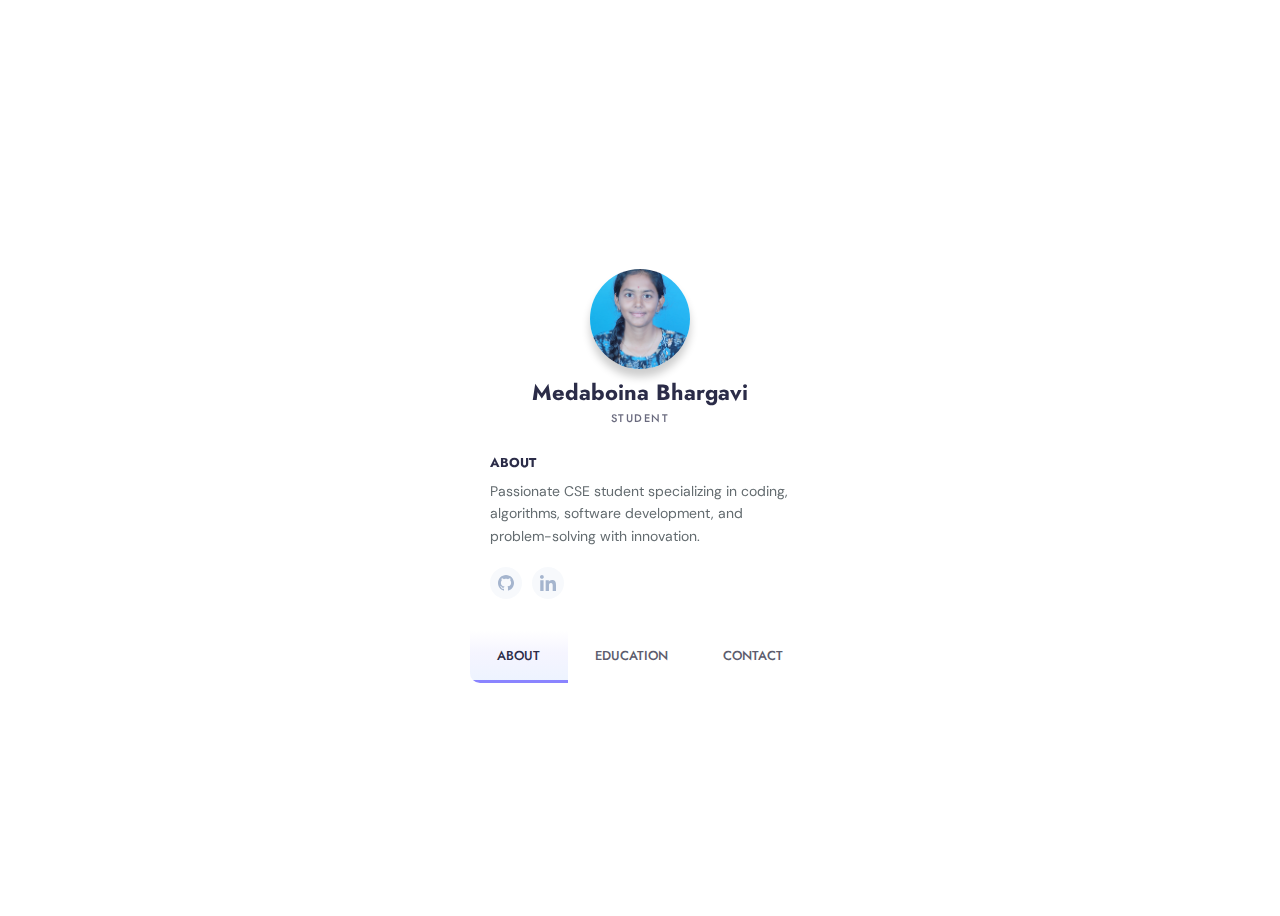
<file: index.html>
<!DOCTYPE html>
<html lang="en">
  <head>
    <title>Profile Card</title>
    <meta charset="UTF-8" />
    <meta name="viewport" content="width=device-width" />
    <link rel="stylesheet" href="style.css" />
    <link rel="stylesheet" href="style.css">
<script src="bg.js"></script>


  </head>
  <body>
  <div class="card" data-state="#about">
  <div class="card-header">
    <div class="card-cover" style="background-image: url('https://images.unsplash.com/photo-1549068106-b024baf5062d?ixlib=rb-1.2.1&ixid=eyJhcHBfaWQiOjEyMDd9&auto=format&fit=crop&w=934&q=80')"></div>
    <img class="card-avatar" src="profile org.jpg" alt="avatar" />
    <h1 class="card-fullname">Medaboina Bhargavi</h1>
    <h2 class="card-jobtitle">Student</h2>
  </div>
  <div class="card-main">
    <div class="card-section is-active" id="about">
      <div class="card-content">
        <div class="card-subtitle">ABOUT</div>
        <p class="card-desc">Passionate CSE student specializing in coding, algorithms, software development, and problem-solving with innovation.        </p>
      </div>
      <div class="card-social">
        <a href="https://github.com/MBhargavi18"><svg viewBox="0 0 1024 1024" xmlns="http://www.w3.org/2000/svg" width="64" height="64">
  <path d="M512 0C229.232 0 0 229.232 0 512c0 226.536 146.75 418.744 350.332 486.116 25.6 4.744 34.9-11.112 34.9-24.712 0-12.168-.484-52.556-.732-95.168-142.536 31.04-172.568-60.632-172.568-60.632-23.268-59.072-56.768-74.844-56.768-74.844-46.412-31.736 3.484-31.136 3.484-31.136 51.312 3.612 78.288 52.7 78.288 52.7 45.64 78.216 119.76 55.584 148.98 42.532 4.612-33.048 17.856-55.632 32.512-68.456-113.828-12.952-233.512-56.916-233.512-253.184 0-55.944 19.976-101.788 52.72-137.76-5.288-12.952-22.828-65.144 4.992-135.872 0 0 43.004-13.784 140.92 52.548 40.872-11.372 84.768-17.056 128.384-17.256 43.612.2 87.508 5.884 128.372 17.256 97.948-66.332 140.932-52.548 140.932-52.548 27.828 70.728 10.288 122.92 5.008 135.872 32.76 35.972 52.72 81.816 52.72 137.76 0 196.696-120.044 240.028-234.28 252.772 18.28 15.748 34.544 46.884 34.544 94.544 0 68.36-.604 123.48-.604 140.28 0 13.684 9.272 29.612 35.024 24.624C877.288 930.612 1024 738.536 1024 512 1024 229.232 794.768 0 512 0z"/>
</svg>
<a href="https://www.linkedin.com/in/medaboina-bhargavi-8810712a5/"><svg viewBox="0 0 24 24" xmlns="http://www.w3.org/2000"> <path d="M23.994 24v-.001H24v-8.802c0-4.306-.927-7.623-5.961-7.623-2.42 0-4.044 1.328-4.707 2.587h-.07V7.976H8.489v16.023h4.97v-7.934c0-2.089.396-4.109 2.983-4.109 2.549 0 2.587 2.384 2.587 4.243V24zM.396 7.977h4.976V24H.396zM2.882 0C1.291 0 0 1.291 0 2.882s1.291 2.909 2.882 2.909 2.882-1.318 2.882-2.909A2.884 2.884 0 002.882 0z" /></svg></a>
</div>
    </div>
  <div class="card-section" id="education">
  <div class="card-content">
    <div class="card-subtitle">EDUCATION</div>
    <div class="card-timeline">
      <div class="card-item" data-year="2020">
        <div class="card-item-title">School</div>
        <div class="card-item-desc">St. Anthony's High School</div>
      </div>
      <div class="card-item" data-year="2020 - 2023">
        <div class="card-item-title">Diploma</div>
        <div class="card-item-desc">Samskruti College of Engineering and Technology</div>
      </div>
      <div class="card-item" data-year="2023 - 2026">
        <div class="card-item-title">B.Tech</div>
        <div class="card-item-desc">Samskruti College of Engineering and Technology</div>
      </div>
    </div>
  </div>
</div>

    <div class="card-section" id="contact">
      <div class="card-content">
        <div class="card-subtitle">CONTACT</div>
        <div class="card-contact-wrapper">
          <div class="card-contact">
            <svg xmlns="http://www.w3.org/2000/svg" viewBox="0 0 24 24" fill="none" stroke="currentColor" stroke-width="2" stroke-linecap="round" stroke-linejoin="round">
              <path d="M21 10c0 7-9 13-9 13s-9-6-9-13a9 9 0 0118 0z" />
              <circle cx="12" cy="10" r="3" /></svg>
            HNO-5-4/7 GHATKESAR TELANGANA
          </div>
          <div class="card-contact">
            <svg xmlns="http://www.w3.org/2000/svg" viewbox="0 0 24 24" fill="none" stroke="currentColor" stroke-width="2" stroke-linecap="round" stroke-linejoin="round">
              <path d="M22 16.92v3a2 2 0 01-2.18 2 19.79 19.79 0 01-8.63-3.07 19.5 19.5 0 01-6-6 19.79 19.79 0 01-3.07-8.67A2 2 0 014.11 2h3a2 2 0 012 1.72 12.84 12.84 0 00.7 2.81 2 2 0 01-.45 2.11L8.09 9.91a16 16 0 006 6l1.27-1.27a2 2 0 012.11-.45 12.84 12.84 0 002.81.7A2 2 0 0122 16.92z" /></svg>--</div>
          <div class="card-contact">
            <svg xmlns="http://www.w3.org/2000/svg" viewBox="0 0 24 24" fill="none" stroke="currentColor" stroke-width="2" stroke-linecap="round" stroke-linejoin="round">
              <path d="M4 4h16c1.1 0 2 .9 2 2v12c0 1.1-.9 2-2 2H4c-1.1 0-2-.9-2-2V6c0-1.1.9-2 2-2z" />
              <path d="M22 6l-10 7L2 6" /></svg>
            medaboinabhargavi64@gmail.com
          </div>
          <button class="contact-me"> Connect</button>
        </div>
      </div>
    </div>
    <div class="card-buttons">
      <button data-section="#about" class="is-active">ABOUT</button>
      <button data-section="#education">EDUCATION</button>
      <button data-section="#contact">CONTACT</button>
    </div>
  </div>
</div>
    <script src="bg.js"></script>
  </body>
</html>
</file>
<file: style.css>
@import url("https://fonts.googleapis.com/css?family=DM+Sans:400,500|Jost:400,500,600&display=swap");
* {
  box-sizing: border-box;
}

body {
  color: #2b2c48;
  font-family: "Jost", sans-serif;
  background-image: url(https://images.unsplash.com/photo-1566738780863-f9608f88f3a9?ixlib=rb-1.2.1&ixid=eyJhcHBfaWQiOjEyMDd9&auto=format&fit=crop&w=2378&q=80);
  background-repeat: no-repeat;
  background-size: cover;
  background-position: center;
  background-attachment: fixed;
  min-height: 100vh;
  display: flex;
  flex-wrap: wrap;
  padding: 20px;
}

.card {
  max-width: 340px;
  margin: auto;
  overflow-y: auto;
  position: relative;
  z-index: 1;
  overflow-x: hidden;
  background-color: white;
  display: flex;
  transition: 0.3s;
  flex-direction: column;
  border-radius: 10px;
  box-shadow: 0 0 0 8px rgba(255, 255, 255, 0.2);
}

.card[data-state="#about"] {
  height: 450px;
}
.card[data-state="#about"] .card-main {
  padding-top: 0;
}

.card[data-state="#contact"] {
  height: 430px;
}

.card[data-state="#education"] {
  height: 550px;
}

.card.is-active .card-header {
  height: 80px;
}
.card.is-active .card-cover {
  height: 100px;
  top: -50px;
}
.card.is-active .card-avatar {
  transform: none;
  left: 20px;
  width: 50px;
  height: 50px;
  bottom: 10px;
}
.card.is-active .card-fullname,
.card.is-active .card-jobtitle {
  left: 86px;
  transform: none;
}
.card.is-active .card-fullname {
  bottom: 18px;
  font-size: 19px;
}
.card.is-active .card-jobtitle {
  bottom: 16px;
  letter-spacing: 1px;
  font-size: 10px;
}

.card-header {
  position: relative;
  display: flex;
  height: 200px;
  flex-shrink: 0;
  width: 100%;
  transition: 0.3s;
}
.card-header * {
  transition: 0.3s;
}

.card-cover {
  width: 100%;
  height: 100%;
  position: absolute;
  top: -20%;
  left: 0;
  will-change: top;
  background-size: cover;
  background-position: center;
  filter: blur(30px);
  transform: scale(1.2);
  transition: 0.5s;
}

.card-avatar {
  width: 100px;
  height: 100px;
  box-shadow: 0 8px 8px rgba(0, 0, 0, 0.2);
  border-radius: 50%;
  -o-object-position: center;
  object-position: center;
  -o-object-fit: cover;
  object-fit: cover;
  position: absolute;
  bottom: 0;
  left: 50%;
  transform: translateX(-50%) translateY(-64px);
}

.card-fullname {
  position: absolute;
  bottom: 0;
  font-size: 22px;
  font-weight: 700;
  text-align: center;
  white-space: nowrap;
  transform: translateY(-10px) translateX(-50%);
  left: 50%;
}

.card-jobtitle {
  position: absolute;
  bottom: 0;
  font-size: 11px;
  white-space: nowrap;
  font-weight: 500;
  opacity: 0.7;
  text-transform: uppercase;
  letter-spacing: 1.5px;
  margin: 0;
  left: 50%;
  transform: translateX(-50%) translateY(-7px);
}

.card-main {
  position: relative;
  flex: 1;
  display: flex;
  padding-top: 10px;
  flex-direction: column;
}

.card-subtitle {
  font-weight: 700;
  font-size: 13px;
  margin-bottom: 8px;
}

.card-content {
  padding: 20px;
}

.card-desc {
  line-height: 1.6;
  color: #636b6f;
  font-size: 14px;
  margin: 0;
  font-weight: 400;
  font-family: "DM Sans", sans-serif;
}

.card-social {
  display: flex;
  align-items: center;
  padding: 0 20px;
  margin-bottom: 30px;
}
.card-social svg {
  fill: #a5b5ce;
  width: 16px;
  display: block;
  transition: 0.3s;
}
.card-social a {
  color: #8797a1;
  height: 32px;
  width: 32px;
  display: inline-flex;
  align-items: center;
  justify-content: center;
  transition: 0.3s;
  background-color: rgba(93, 133, 193, 0.05);
  border-radius: 50%;
  margin-right: 10px;
}
.card-social a:hover svg {
  fill: #637faa;
}
.card-social a:last-child {
  margin-right: 0;
}

.card-buttons {
  display: flex;
  background-color: #fff;
  margin-top: auto;
  position: sticky;
  bottom: 0;
  left: 0;
}
.card-buttons button {
  flex: 1 1 auto;
  -webkit-user-select: none;
  -moz-user-select: none;
  -ms-user-select: none;
  user-select: none;
  background: 0;
  font-size: 13px;
  border: 0;
  padding: 15px 5px;
  cursor: pointer;
  color: #5c5c6d;
  transition: 0.3s;
  font-family: "Jost", sans-serif;
  font-weight: 500;
  outline: 0;
  border-bottom: 3px solid transparent;
}
.card-buttons button.is-active, .card-buttons button:hover {
  color: #2b2c48;
  border-bottom: 3px solid #8a84ff;
  background: linear-gradient(to bottom, rgba(127, 199, 231, 0) 0%, rgba(207, 204, 255, 0.2) 44%, rgba(211, 226, 255, 0.4) 100%);
}

.card-section {
  display: none;
}
.card-section.is-active {
  display: block;
  -webkit-animation: fadeIn 0.6s both;
  animation: fadeIn 0.6s both;
}

@-webkit-keyframes fadeIn {
  0% {
    opacity: 0;
    transform: translatey(40px);
  }
  100% {
    opacity: 1;
  }
}

@keyframes fadeIn {
  0% {
    opacity: 0;
    transform: translatey(40px);
  }
  100% {
    opacity: 1;
  }
}
.card-timeline {
  margin-top: 30px;
  position: relative;
}
.card-timeline:after {
  background: linear-gradient(to top, rgba(134, 214, 243, 0) 0%, #516acc 100%);
  content: "";
  left: 42px;
  width: 2px;
  top: 0;
  height: 100%;
  position: absolute;
}

.card-item {
  position: relative;
  padding-left: 60px;
  padding-right: 20px;
  padding-bottom: 30px;
  z-index: 1;
}
.card-item:last-child {
  padding-bottom: 5px;
}
.card-item:after {
  content: attr(data-year);
  position: absolute;
  top: 0;
  left: 15;
  transform: translateX(-70px);
  font-size: 7px;
  font-weight: 600;
  color: #516acc;
  background: linear-gradient(to right, #516acc, #8a84ff);
  -webkit-background-clip: text;
  -webkit-text-fill-color: transparent;
}


.card-item::before {
  content: '';
  position: absolute;
  top: 4px;
  left: 38px;
  width: 10px;
  height: 10px;
  background: linear-gradient(to bottom, #a0aee3 0%, #516acc 100%);
  border-radius: 50%;
  box-shadow: 0 0 0 3px #fff;
  z-index: 2;
}

.card-item-title {
  font-weight: 500;
  font-size: 14px;
  margin-bottom: 5px;
}

.card-item-desc {
  font-size: 13px;
  color: #6f6f7b;
  line-height: 1.5;
  font-family: "DM Sans", sans-serif;
}

.card-contact-wrapper {
  margin-top: 20px;
}

.card-contact {
  display: flex;
  align-items: center;
  font-size: 13px;
  color: #6f6f7b;
  font-family: "DM Sans", sans-serif;
  line-height: 1.6;
  cursor: pointer;
}
.card-contact + .card-contact {
  margin-top: 16px;
}
.card-contact svg {
  flex-shrink: 0;
  width: 30px;
  min-height: 34px;
  margin-right: 12px;
  transition: 0.3s;
  padding-right: 12px;
  border-right: 1px solid #dfe2ec;
}

.contact-me {
  border: 0;
  outline: none;
  background: linear-gradient(to right, rgba(83, 200, 239, 0.8) 0%, rgba(81, 106, 204, 0.8) 96%);
  box-shadow: 0 4px 6px rgba(0, 0, 0, 0.15);
  color: #fff;
  padding: 12px 16px;
  width: 100%;
  border-radius: 5px;
  margin-top: 25px;
  cursor: pointer;
  font-size: 14px;
  font-weight: 500;
  font-family: "Jost", sans-serif;
  transition: 0.3s;
}
</file>
